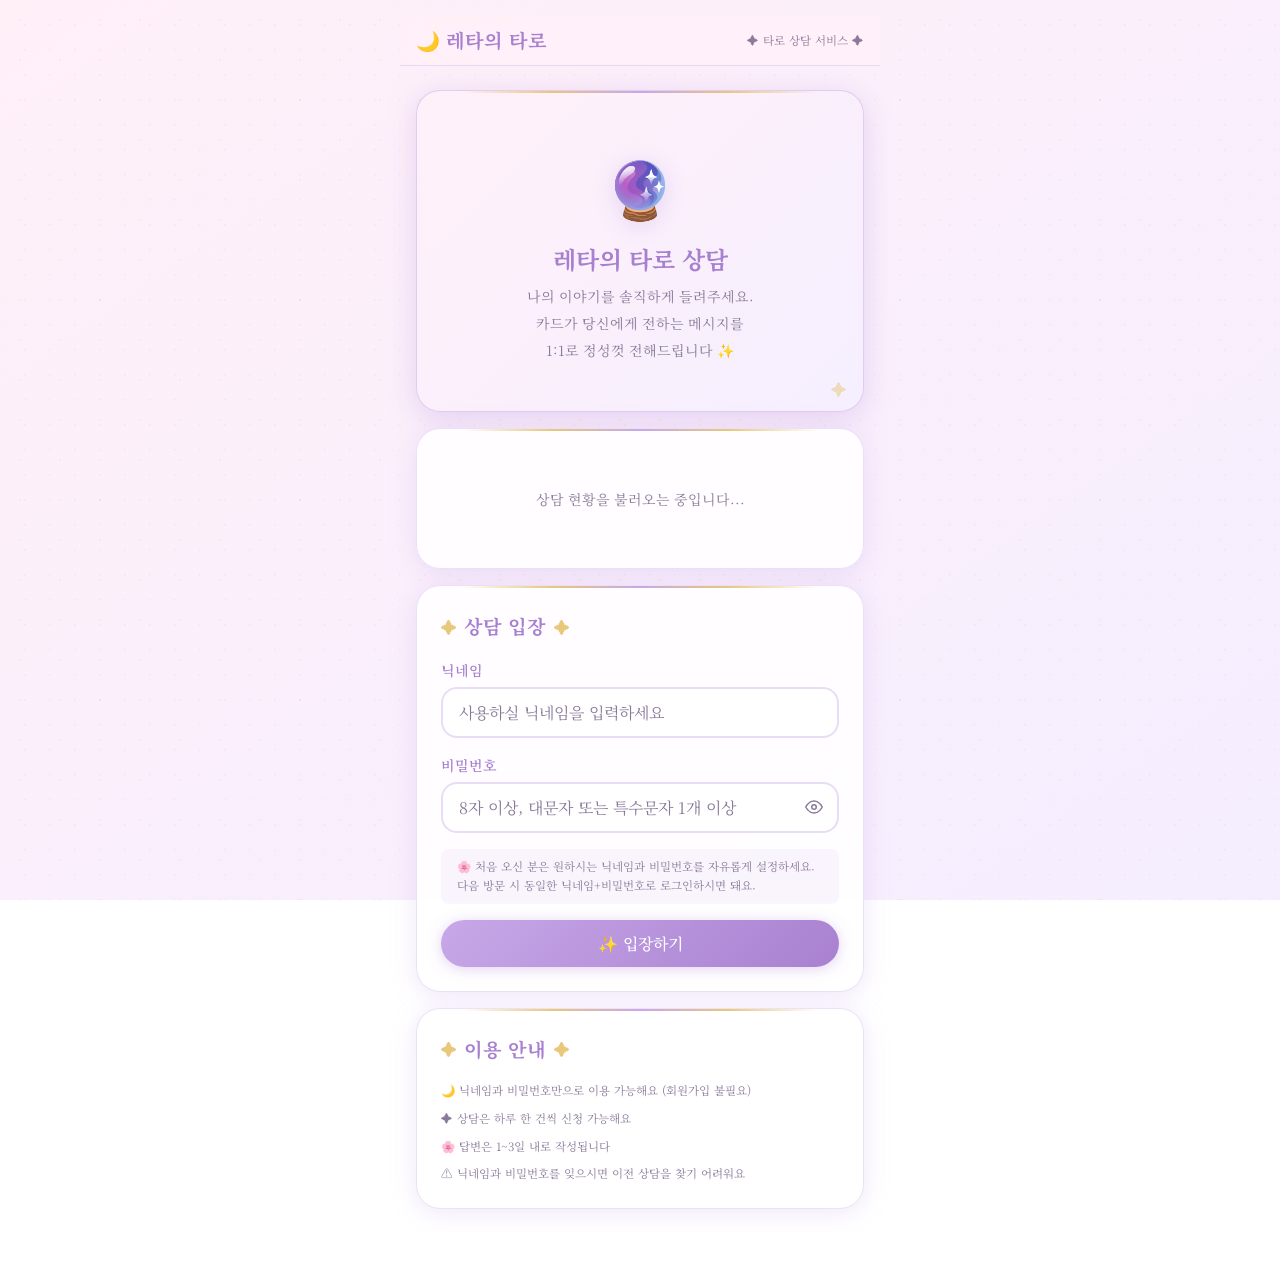
<file: index.html>
<!DOCTYPE html>
<html lang="ko">
<head>
  <meta charset="UTF-8">
  <meta name="viewport" content="width=device-width, initial-scale=1.0">
  <meta name="description" content="레타의 타로 상담 - 나의 이야기를 들려주세요">
  <title>레타의 타로 상담 🌙</title>
  <link rel="preconnect" href="https://fonts.googleapis.com">
  <link rel="preconnect" href="https://fonts.gstatic.com" crossorigin>
  <link href="https://fonts.googleapis.com/css2?family=Noto+Serif+KR:wght@300;400;500;600;700&display=swap" rel="stylesheet">
  <link rel="stylesheet" href="css/style.css">
</head>
<body>
  <div class="page-wrapper">

    <!-- 헤더 -->
    <header class="site-header">
      <span class="site-header__logo">🌙 레타의 타로</span>
      <span class="site-header__sub">✦ 타로 상담 서비스 ✦</span>
    </header>

    <!-- 히어로 섹션 -->
    <div class="card card--magical" style="animation-delay: 0s;">
      <div class="hero">
        <span class="hero__icon">🔮</span>
        <h1 class="hero__title">레타의 타로 상담</h1>
        <p class="hero__desc">나의 이야기를 솔직하게 들려주세요.
카드가 당신에게 전하는 메시지를
1:1로 정성껏 전해드립니다 ✨</p>
      </div>
    </div>

    <!-- 잔여 상담 수 -->
    <div class="card" style="animation-delay: 0.08s;" id="slot-card">
      <div class="slot-counter" id="slot-display">
        <div class="loading-screen" style="padding: var(--sp-md) 0;">
          <div class="spinner"></div>
        </div>
      </div>
    </div>

    <!-- 로그인 카드 -->
    <div class="card" style="animation-delay: 0.16s;">
      <div class="card__title">상담 입장</div>

      <form id="login-form" novalidate>
        <div class="form-group">
          <label class="label" for="nickname">닉네임</label>
          <input
            class="input"
            type="text"
            id="nickname"
            placeholder="사용하실 닉네임을 입력하세요"
            maxlength="20"
            autocomplete="off"
            autocapitalize="off"
          >
          <span class="error-msg hidden" id="nickname-error"></span>
          <span class="info-msg hidden" id="nickname-info"></span>
        </div>

        <div class="form-group">
          <label class="label" for="password">비밀번호</label>
          <div class="pw-wrap">
            <input
              class="input"
              type="password"
              id="password"
              placeholder="8자 이상, 대문자 또는 특수문자 1개 이상"
              maxlength="30"
              autocomplete="current-password"
            >
            <button type="button" class="btn-pw-toggle" id="pw-toggle" aria-label="비밀번호 표시/숨기기">
              <svg id="pw-icon" xmlns="http://www.w3.org/2000/svg" width="18" height="18" viewBox="0 0 24 24" fill="none" stroke="currentColor" stroke-width="2" stroke-linecap="round" stroke-linejoin="round"><path d="M1 12s4-8 11-8 11 8 11 8-4 8-11 8-11-8-11-8z"/><circle cx="12" cy="12" r="3"/></svg>
            </button>
          </div>
          <span class="error-msg hidden" id="password-error"></span>
        </div>

        <p class="hint mb-md" style="background: rgba(200,168,232,0.1); border-radius: var(--radius-sm); padding: var(--sp-sm) var(--sp-md);">
          🌸 처음 오신 분은 원하시는 닉네임과 비밀번호를 자유롭게 설정하세요.<br>
          다음 방문 시 동일한 닉네임+비밀번호로 로그인하시면 돼요.
        </p>

        <span class="error-msg hidden" id="form-error"></span>

        <button type="submit" class="btn btn--primary btn--full" id="login-btn">
          ✨ 입장하기
        </button>
      </form>
    </div>

    <!-- 안내 카드 -->
    <div class="card" style="animation-delay: 0.24s;">
      <div class="card__title">이용 안내</div>
      <ul style="list-style: none; padding: 0; display: flex; flex-direction: column; gap: var(--sp-sm);">
        <li class="hint">🌙 닉네임과 비밀번호만으로 이용 가능해요 (회원가입 불필요)</li>
        <li class="hint">✦ 상담은 하루 한 건씩 신청 가능해요</li>
        <li class="hint">🌸 답변은 1~3일 내로 작성됩니다</li>
        <li class="hint">⚠️ 닉네임과 비밀번호를 잊으시면 이전 상담을 찾기 어려워요</li>
      </ul>
    </div>

  </div>

  <script src="js/config.js"></script>
  <script src="js/api.js"></script>
  <script src="js/index.js"></script>
</body>
</html>
</file>
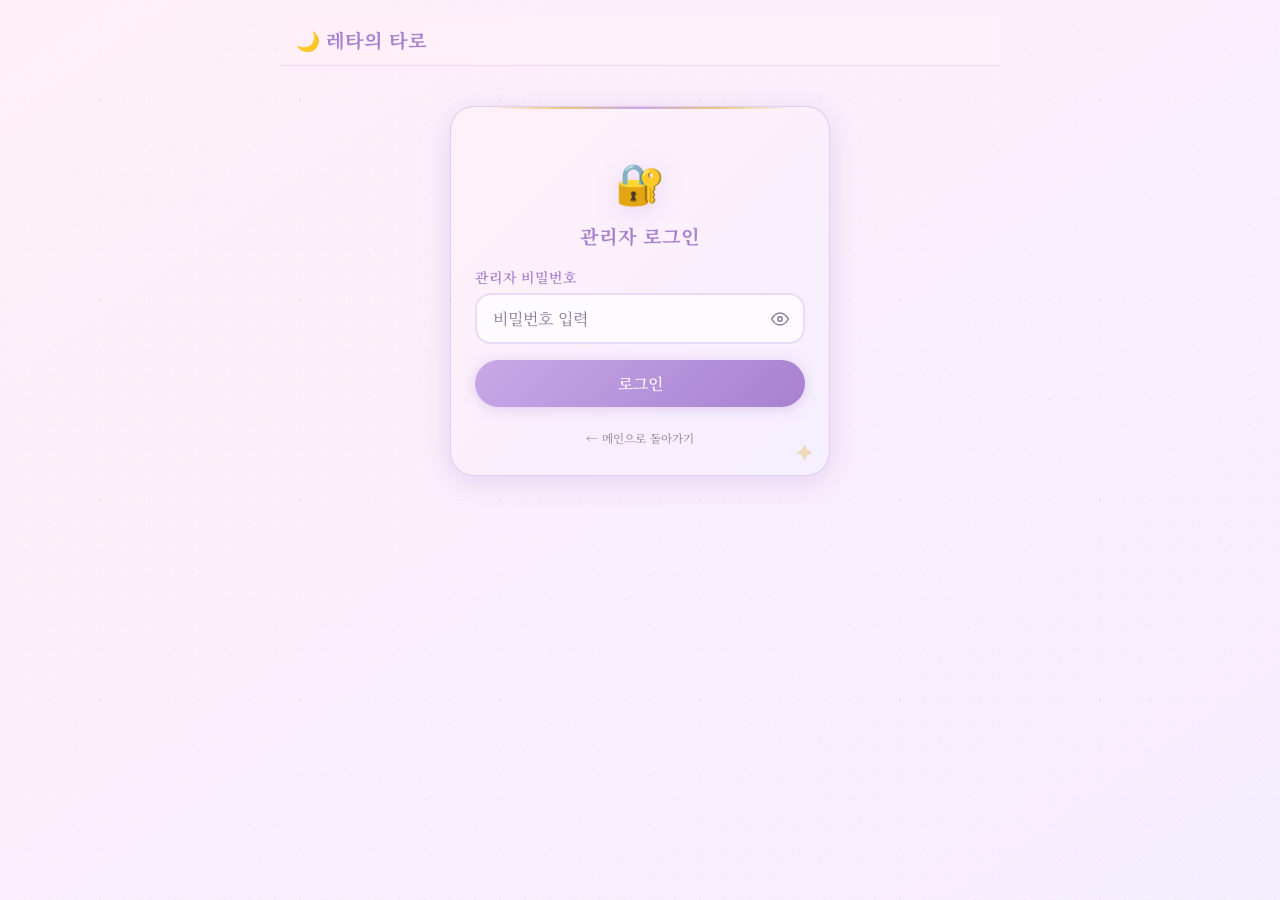
<file: admin-settings.html>
<!DOCTYPE html>
<html lang="ko">
<head>
  <meta charset="UTF-8">
  <meta name="viewport" content="width=device-width, initial-scale=1.0">
  <title>관리자 설정 ✦ 레타의 타로</title>
  <link rel="preconnect" href="https://fonts.googleapis.com">
  <link rel="preconnect" href="https://fonts.gstatic.com" crossorigin>
  <link href="https://fonts.googleapis.com/css2?family=Noto+Serif+KR:wght@300;400;500;600;700&display=swap" rel="stylesheet">
  <link rel="stylesheet" href="css/style.css">
</head>
<body>
  <div class="page-wrapper">

    <!-- 헤더 -->
    <header class="site-header">
      <a href="admin.html" class="site-header__logo">← 관리자 콘솔</a>
      <span class="site-header__sub">⚙️ 설정</span>
    </header>

    <!-- 콘텐츠 -->
    <div id="settings-content">
      <div class="loading-screen">
        <div class="spinner"></div>
        <p>불러오는 중...</p>
      </div>
    </div>

  </div>

  <script src="js/config.js"></script>
  <script src="js/api.js"></script>
  <script src="js/admin-settings.js"></script>
</body>
</html>
</file>
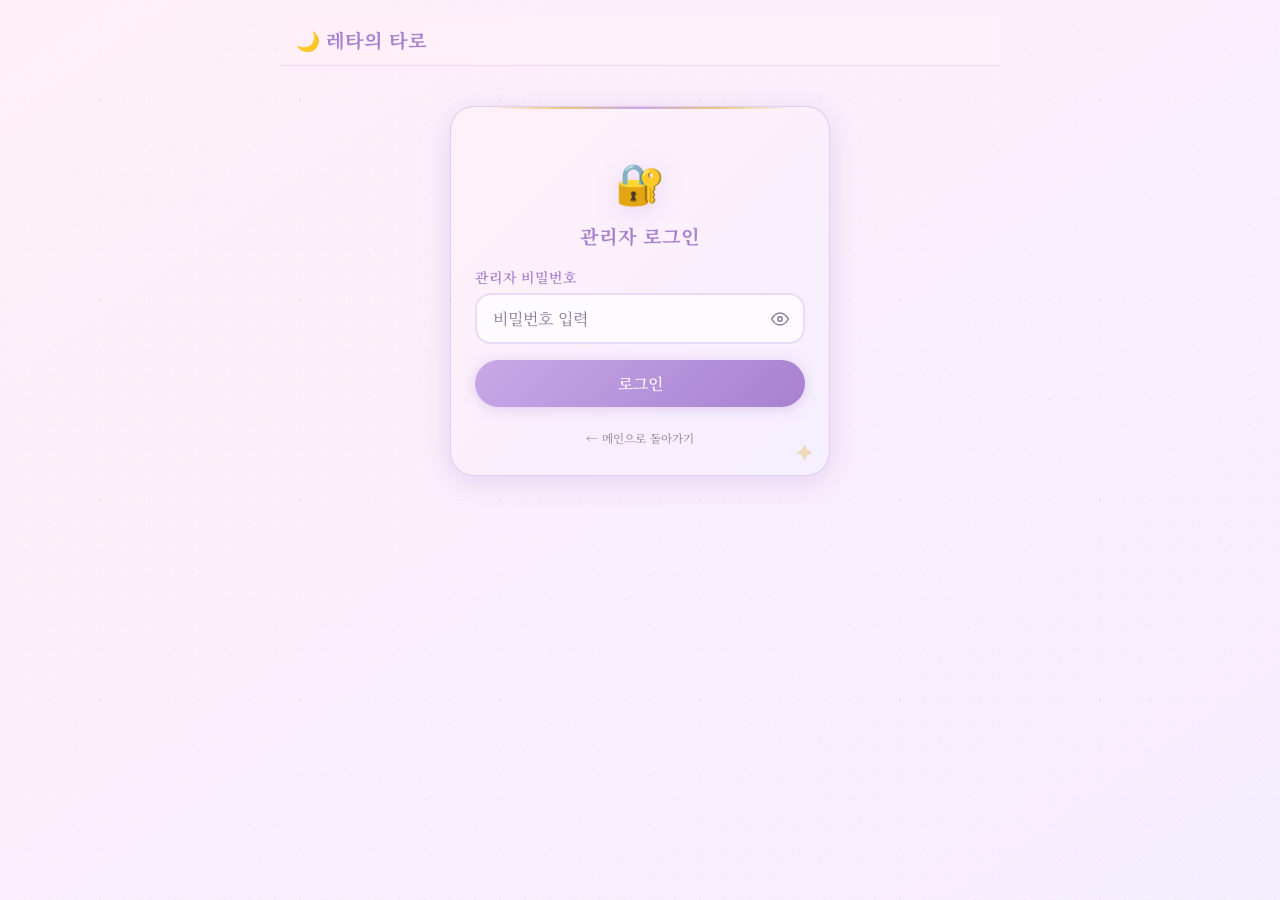
<file: admin.html>
<!DOCTYPE html>
<html lang="ko">
<head>
  <meta charset="UTF-8">
  <meta name="viewport" content="width=device-width, initial-scale=1.0">
  <title>관리자 콘솔 ✦ 레타의 타로</title>
  <link rel="preconnect" href="https://fonts.googleapis.com">
  <link rel="preconnect" href="https://fonts.gstatic.com" crossorigin>
  <link href="https://fonts.googleapis.com/css2?family=Noto+Serif+KR:wght@300;400;500;600;700&display=swap" rel="stylesheet">
  <link rel="stylesheet" href="css/style.css">
</head>
<body>
  <div class="page-wrapper page-wrapper--wide">

    <!-- 헤더 -->
    <header class="site-header">
      <span class="site-header__logo">🌙 레타의 타로</span>
      <div class="site-header__right" id="admin-header-actions" style="display:none;">
        <a href="admin-settings.html" class="btn btn--ghost btn--sm">⚙️ 설정</a>
        <button class="btn btn--ghost btn--sm" id="admin-logout-btn">로그아웃</button>
      </div>
    </header>

    <!-- 로그인 섹션 -->
    <div id="login-section">
      <div class="card card--magical" style="max-width:380px; margin:var(--sp-xl) auto 0;">
        <div class="hero" style="padding:var(--sp-md) 0 var(--sp-sm);">
          <span class="hero__icon" style="font-size:2.5rem;">🔐</span>
          <h1 class="hero__title" style="font-size:var(--fs-lg);">관리자 로그인</h1>
        </div>
        <div class="form-group">
          <label class="label" for="admin-password">관리자 비밀번호</label>
          <div class="pw-wrap">
            <input class="input" type="password" id="admin-password" placeholder="비밀번호 입력" autocomplete="current-password">
            <button type="button" class="btn-pw-toggle" id="admin-pw-toggle" aria-label="비밀번호 표시/숨기기">
              <svg id="admin-pw-icon" xmlns="http://www.w3.org/2000/svg" width="18" height="18" viewBox="0 0 24 24" fill="none" stroke="currentColor" stroke-width="2" stroke-linecap="round" stroke-linejoin="round"><path d="M1 12s4-8 11-8 11 8 11 8-4 8-11 8-11-8-11-8z"/><circle cx="12" cy="12" r="3"/></svg>
            </button>
          </div>
          <span class="error-msg hidden" id="admin-pw-error"></span>
        </div>
        <button class="btn btn--primary btn--full" id="admin-login-btn">로그인</button>
        <div class="text-center mt-md">
          <a href="index.html" class="hint" style="font-size:var(--fs-xs);">← 메인으로 돌아가기</a>
        </div>
      </div>
    </div>

    <!-- 메인 관리자 섹션 (로그인 후 표시) -->
    <div id="admin-section" style="display:none;">

      <!-- 요약 바 -->
      <div class="card" style="padding:var(--sp-md);">
        <div class="flex-between" style="flex-wrap:wrap; gap:var(--sp-sm);">
          <div id="stats-summary" class="hint">로딩 중...</div>
          <button class="btn btn--ghost btn--sm" id="refresh-btn">🔄 새로고침</button>
        </div>
      </div>

      <!-- 탭 필터 -->
      <div class="tab-bar" id="tab-bar">
        <button class="tab-btn is-active" data-status="all">전체</button>
        <button class="tab-btn" data-status="pending">⏳ 대기중</button>
        <button class="tab-btn" data-status="answered">✅ 완료</button>
        <button class="tab-btn" data-status="rejected">🌙 거절</button>
      </div>

      <!-- 상담 목록 -->
      <div id="consultation-list"></div>

    </div>

  </div>

  <script src="js/config.js"></script>
  <script src="js/api.js"></script>
  <script src="js/admin.js"></script>
</body>
</html>
</file>
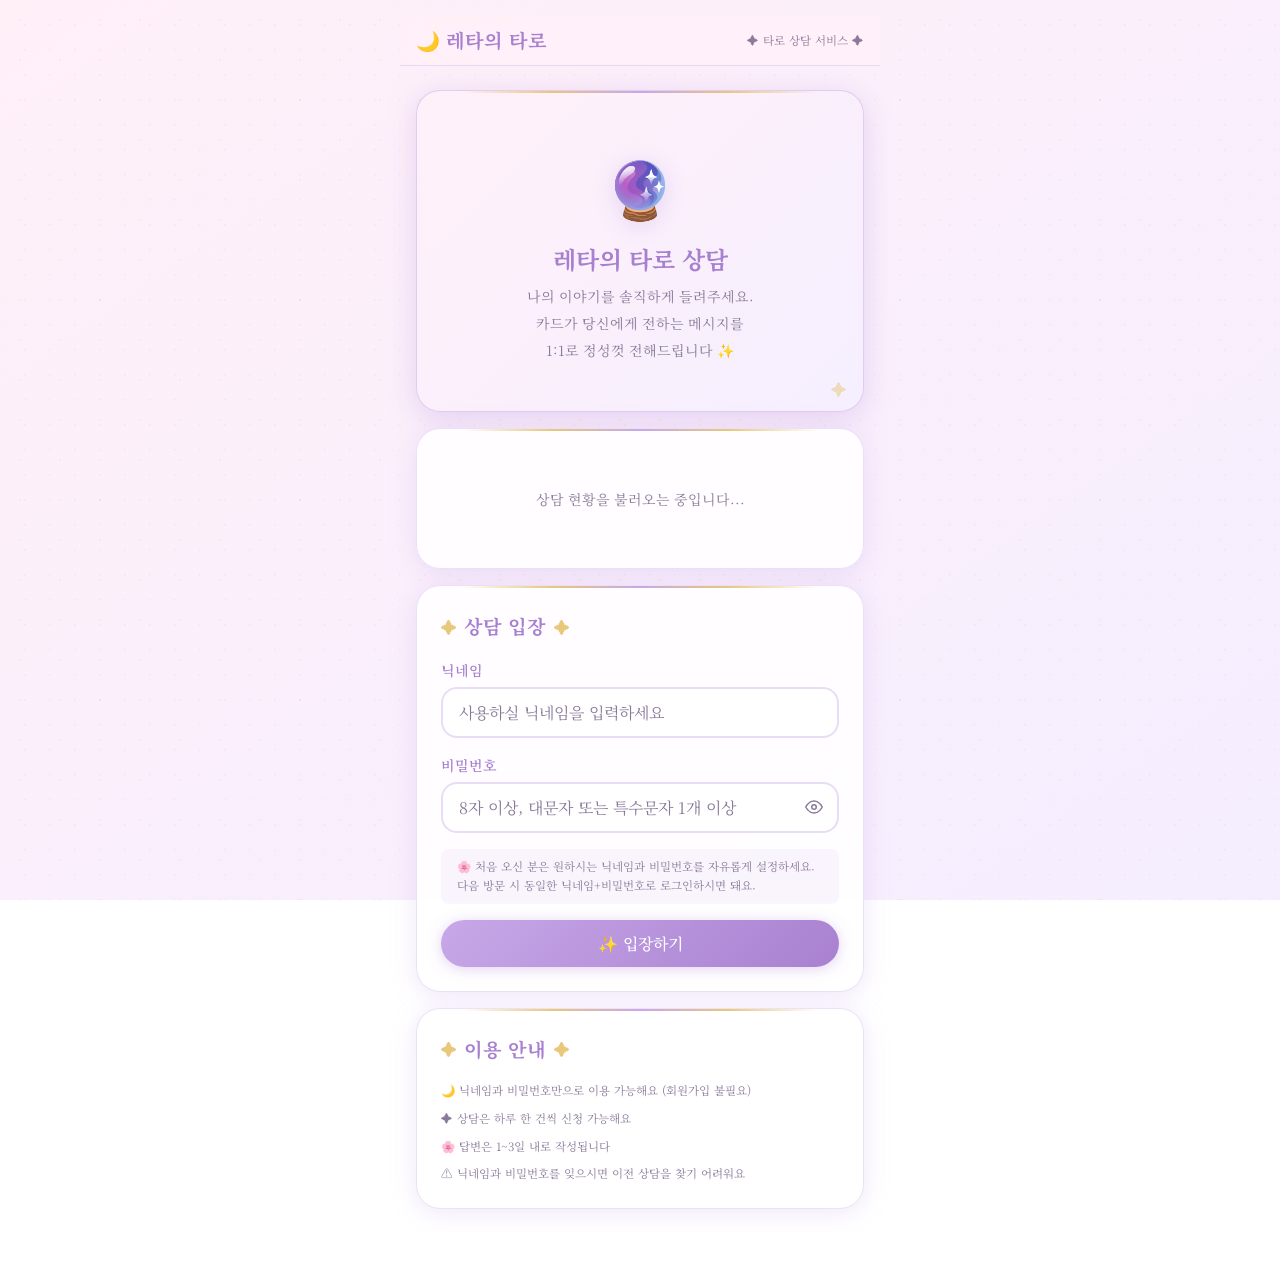
<file: my.html>
<!DOCTYPE html>
<html lang="ko">
<head>
  <meta charset="UTF-8">
  <meta name="viewport" content="width=device-width, initial-scale=1.0">
  <meta name="description" content="나의 타로 상담">
  <title>나의 상담 🌸 레타의 타로</title>
  <link rel="preconnect" href="https://fonts.googleapis.com">
  <link rel="preconnect" href="https://fonts.gstatic.com" crossorigin>
  <link href="https://fonts.googleapis.com/css2?family=Noto+Serif+KR:wght@300;400;500;600;700&display=swap" rel="stylesheet">
  <link rel="stylesheet" href="css/style.css">
</head>
<body>
  <div class="page-wrapper">

    <!-- 헤더 -->
    <header class="site-header">
      <a href="index.html" class="site-header__logo">🌙 레타의 타로</a>
      <div class="site-header__right">
        <span class="site-header__sub" id="header-nickname"></span>
        <button class="btn btn--ghost btn--sm" id="logout-btn">로그아웃</button>
      </div>
    </header>

    <!-- 콘텐츠 영역 (JS로 동적 렌더링) -->
    <div id="main-content">
      <div class="loading-screen">
        <div class="spinner"></div>
        <p>불러오는 중...</p>
      </div>
    </div>

  </div>

  <script src="js/config.js"></script>
  <script src="js/api.js"></script>
  <script src="js/my.js"></script>
</body>
</html>
</file>
<file: css/style.css>
/* ================================================
   타로 상담 웹서비스 - 공통 스타일시트
   디자인: 파스텔 마법소녀 / 애니메 치비 스타일
   ================================================ */

@import url('https://fonts.googleapis.com/css2?family=Noto+Serif+KR:wght@300;400;500;600;700&display=swap');

/* ── CSS 변수 ── */
:root {
  /* 색상 */
  --bg-pink:        #FFF0F8;
  --bg-lavender:    #F5EEFF;
  --color-primary:  #C8A8E8;
  --color-primary-dark: #A880D0;
  --color-accent:   #FFB7D5;
  --color-accent-dark: #FF90BC;
  --color-blue:     #B8D8F8;
  --color-text:     #5A4A6A;
  --color-text-light: #8A7A9A;
  --color-gold:     #E8C87A;
  --color-gold-light: #F5E4A8;
  --color-card:     rgba(255, 255, 255, 0.88);
  --color-white:    #FFFFFF;
  --color-border:   rgba(200, 168, 232, 0.35);

  /* 상태 색상 */
  --color-pending:  #F5E4A8;
  --color-answered: #C8E8C0;
  --color-rejected: #F8C8D4;

  /* 그림자 */
  --shadow-card:   0 4px 24px rgba(200, 168, 232, 0.28);
  --shadow-btn:    0 2px 14px rgba(200, 168, 232, 0.5);
  --shadow-hover:  0 6px 28px rgba(200, 168, 232, 0.42);

  /* 보더 반경 */
  --radius-sm:   8px;
  --radius-md:   16px;
  --radius-lg:   24px;
  --radius-xl:   32px;
  --radius-pill: 999px;

  /* 간격 */
  --sp-xs:  4px;
  --sp-sm:  8px;
  --sp-md:  16px;
  --sp-lg:  24px;
  --sp-xl:  40px;

  /* 폰트 */
  --font:        'Noto Serif KR', serif;
  --fs-xs:   0.72rem;
  --fs-sm:   0.875rem;
  --fs-base: 1rem;
  --fs-lg:   1.2rem;
  --fs-xl:   1.5rem;
  --fs-2xl:  2rem;
  --fs-3xl:  2.6rem;

  /* 트랜지션 */
  --tr-fast: 0.15s ease;
  --tr-base: 0.25s ease;
  --tr-slow: 0.4s ease;
}

/* ── 리셋 & 베이스 ── */
*, *::before, *::after {
  box-sizing: border-box;
  margin: 0;
  padding: 0;
}

html {
  scroll-behavior: smooth;
}

body {
  font-family: var(--font);
  color: var(--color-text);
  background: linear-gradient(145deg, var(--bg-pink) 0%, var(--bg-lavender) 100%);
  background-attachment: fixed;
  min-height: 100vh;
  line-height: 1.7;
  -webkit-font-smoothing: antialiased;
}

/* 별 패턴 배경 */
body::before {
  content: '';
  position: fixed;
  inset: 0;
  background-image:
    radial-gradient(circle, rgba(232,200,122,0.18) 1px, transparent 1px),
    radial-gradient(circle, rgba(200,168,232,0.12) 1px, transparent 1px);
  background-size: 40px 40px, 25px 25px;
  background-position: 0 0, 12px 12px;
  pointer-events: none;
  z-index: 0;
}

/* ── 레이아웃 래퍼 ── */
.page-wrapper {
  position: relative;
  z-index: 1;
  max-width: 480px;
  margin: 0 auto;
  padding: var(--sp-md);
  padding-bottom: var(--sp-xl);
}

.page-wrapper--wide {
  max-width: 720px;
}

/* ── 헤더 ── */
.site-header {
  position: sticky;
  top: 0;
  z-index: 100;
  background: rgba(255, 240, 248, 0.85);
  backdrop-filter: blur(14px);
  -webkit-backdrop-filter: blur(14px);
  border-bottom: 1px solid var(--color-border);
  padding: var(--sp-sm) var(--sp-md);
  margin: 0 calc(var(--sp-md) * -1) var(--sp-lg);
  display: flex;
  align-items: center;
  justify-content: space-between;
}

.site-header__logo {
  font-size: var(--fs-lg);
  font-weight: 700;
  color: var(--color-primary-dark);
  text-decoration: none;
  display: flex;
  align-items: center;
  gap: var(--sp-xs);
}

.site-header__sub {
  font-size: var(--fs-xs);
  color: var(--color-text-light);
}

.site-header__right {
  display: flex;
  align-items: center;
  gap: var(--sp-sm);
}

/* ── 카드 ── */
.card {
  background: var(--color-card);
  backdrop-filter: blur(10px);
  -webkit-backdrop-filter: blur(10px);
  border-radius: var(--radius-lg);
  border: 1px solid var(--color-border);
  box-shadow: var(--shadow-card);
  padding: var(--sp-lg);
  margin-bottom: var(--sp-md);
  animation: fadeInUp 0.4s ease both;
  position: relative;
  overflow: hidden;
}

/* 카드 상단 황금 라인 */
.card::before {
  content: '';
  position: absolute;
  top: 0;
  left: 10%;
  right: 10%;
  height: 2px;
  background: linear-gradient(90deg, transparent, var(--color-gold), var(--color-primary), var(--color-gold), transparent);
  border-radius: 0 0 4px 4px;
}

/* 마법 카드 (히어로용) */
.card--magical {
  background: linear-gradient(135deg, rgba(255,240,248,0.95) 0%, rgba(245,238,255,0.95) 100%);
  border-color: rgba(200, 168, 232, 0.5);
  box-shadow: var(--shadow-hover);
}

/* 코너 별 장식 */
.card--magical::after {
  content: '✦';
  position: absolute;
  bottom: var(--sp-sm);
  right: var(--sp-md);
  color: var(--color-gold);
  font-size: 1rem;
  opacity: 0.5;
  animation: sparkle 3s ease infinite;
}

.card--glow {
  box-shadow: 0 0 0 2px rgba(200,168,232,0.3), var(--shadow-hover);
}

/* 카드 제목 */
.card__title {
  font-size: var(--fs-lg);
  font-weight: 700;
  color: var(--color-primary-dark);
  margin-bottom: var(--sp-md);
  display: flex;
  align-items: center;
  gap: var(--sp-sm);
}

.card__title::before,
.card__title::after {
  content: '✦';
  color: var(--color-gold);
  font-size: 0.8em;
  flex-shrink: 0;
}

/* ── 버튼 ── */
.btn {
  display: inline-flex;
  align-items: center;
  justify-content: center;
  gap: var(--sp-sm);
  padding: 12px 24px;
  border-radius: var(--radius-pill);
  border: none;
  font-family: var(--font);
  font-size: var(--fs-base);
  font-weight: 500;
  cursor: pointer;
  transition: all var(--tr-base);
  text-decoration: none;
  white-space: nowrap;
  -webkit-tap-highlight-color: transparent;
}

.btn:disabled {
  opacity: 0.55;
  cursor: not-allowed;
  transform: none !important;
  box-shadow: none !important;
}

.btn--primary {
  background: linear-gradient(135deg, var(--color-primary) 0%, var(--color-primary-dark) 100%);
  color: var(--color-white);
  box-shadow: var(--shadow-btn);
}

.btn--primary:hover:not(:disabled) {
  transform: translateY(-2px);
  box-shadow: var(--shadow-hover);
}

.btn--accent {
  background: linear-gradient(135deg, var(--color-accent) 0%, var(--color-accent-dark) 100%);
  color: var(--color-white);
  box-shadow: 0 2px 14px rgba(255,183,213,0.5);
}

.btn--accent:hover:not(:disabled) {
  transform: translateY(-2px);
  box-shadow: 0 6px 24px rgba(255,183,213,0.6);
}

.btn--secondary {
  background: transparent;
  color: var(--color-primary-dark);
  border: 2px solid var(--color-primary);
}

.btn--secondary:hover:not(:disabled) {
  background: rgba(200, 168, 232, 0.12);
  transform: translateY(-1px);
}

.btn--ghost {
  background: transparent;
  color: var(--color-text-light);
  font-size: var(--fs-sm);
  padding: 6px 14px;
}

.btn--ghost:hover:not(:disabled) {
  color: var(--color-primary-dark);
  background: rgba(200,168,232,0.1);
}

.btn--danger {
  background: rgba(248,100,100,0.1);
  color: #CC4444;
  border: 1.5px solid rgba(248,100,100,0.3);
}

.btn--danger:hover:not(:disabled) {
  background: rgba(248,100,100,0.2);
}

.btn--full {
  width: 100%;
}

.btn--sm {
  padding: 7px 16px;
  font-size: var(--fs-sm);
}

.btn--loading {
  pointer-events: none;
}

.btn--loading::after {
  content: '';
  width: 14px;
  height: 14px;
  border: 2px solid rgba(255,255,255,0.5);
  border-top-color: white;
  border-radius: 50%;
  animation: spin 0.7s linear infinite;
  margin-left: var(--sp-xs);
}

/* ── 입력 필드 ── */
.input,
.textarea {
  width: 100%;
  padding: 12px 16px;
  border-radius: var(--radius-md);
  border: 2px solid rgba(200, 168, 232, 0.4);
  background: rgba(255, 255, 255, 0.75);
  font-family: var(--font);
  font-size: var(--fs-base);
  color: var(--color-text);
  transition: border-color var(--tr-fast), box-shadow var(--tr-fast);
  outline: none;
}

.input:focus,
.textarea:focus {
  border-color: var(--color-primary);
  background: rgba(255,255,255,0.95);
  box-shadow: 0 0 0 3px rgba(200, 168, 232, 0.2);
}

.input::placeholder,
.textarea::placeholder {
  color: var(--color-text-light);
}

.textarea {
  resize: vertical;
  min-height: 130px;
  line-height: 1.8;
}

.input--error,
.textarea--error {
  border-color: #F87070;
}

/* ── 비밀번호 토글 래퍼 ── */
.pw-wrap {
  position: relative;
}
.pw-wrap .input {
  padding-right: 44px;
}
.btn-pw-toggle {
  position: absolute;
  right: 12px;
  top: 50%;
  transform: translateY(-50%);
  background: none;
  border: none;
  cursor: pointer;
  padding: 4px;
  color: var(--color-text-light);
  display: flex;
  align-items: center;
  transition: color var(--tr-fast);
}
.btn-pw-toggle:hover {
  color: var(--color-primary);
}

/* 라벨 */
.label {
  display: block;
  font-size: var(--fs-sm);
  font-weight: 600;
  color: var(--color-primary-dark);
  margin-bottom: var(--sp-xs);
}

/* 폼 그룹 */
.form-group {
  margin-bottom: var(--sp-md);
}

/* ── 배지 ── */
.badge {
  display: inline-flex;
  align-items: center;
  gap: 4px;
  padding: 3px 12px;
  border-radius: var(--radius-pill);
  font-size: var(--fs-xs);
  font-weight: 600;
  letter-spacing: 0.02em;
}

.badge--pending {
  background: var(--color-pending);
  color: #8A7020;
}

.badge--answered {
  background: var(--color-answered);
  color: #2A6A30;
}

.badge--rejected {
  background: var(--color-rejected);
  color: #8A3040;
}

/* ── 구분선 ── */
.divider {
  border: none;
  height: 1px;
  background: linear-gradient(90deg, transparent, var(--color-border), transparent);
  margin: var(--sp-md) 0;
}

.divider--magical {
  border: none;
  height: 1px;
  background: linear-gradient(90deg, transparent, var(--color-primary), var(--color-gold), var(--color-primary), transparent);
  margin: var(--sp-lg) 0;
  position: relative;
}

.divider--magical::after {
  content: '✦';
  position: absolute;
  top: 50%;
  left: 50%;
  transform: translate(-50%, -50%);
  background: var(--bg-pink);
  color: var(--color-gold);
  padding: 0 var(--sp-sm);
  font-size: 0.75rem;
}

/* ── 장식 텍스트 ── */
.ornament {
  color: var(--color-gold);
  letter-spacing: 0.15em;
  font-size: var(--fs-sm);
}

/* ── 슬롯 카운터 ── */
.slot-counter {
  text-align: center;
  padding: var(--sp-lg) var(--sp-md);
}

.slot-counter__label {
  font-size: var(--fs-sm);
  color: var(--color-text-light);
  margin-bottom: var(--sp-sm);
  letter-spacing: 0.05em;
}

.slot-counter__number {
  font-size: var(--fs-3xl);
  font-weight: 700;
  color: var(--color-gold);
  line-height: 1;
  text-shadow: 0 2px 12px rgba(232,200,122,0.4);
  display: block;
}

.slot-counter__total {
  font-size: var(--fs-lg);
  color: var(--color-text-light);
  margin-left: 2px;
}

.slot-counter__subtitle {
  font-size: var(--fs-sm);
  color: var(--color-text-light);
  margin-top: var(--sp-xs);
}

.slot-counter--closed .slot-counter__number {
  color: #C0B0C8;
}

/* ── 히어로 섹션 ── */
.hero {
  text-align: center;
  padding: var(--sp-lg) var(--sp-md);
}

.hero__icon {
  font-size: 3.5rem;
  display: block;
  margin-bottom: var(--sp-sm);
  animation: float 3.5s ease-in-out infinite;
  filter: drop-shadow(0 4px 12px rgba(200,168,232,0.4));
}

.hero__title {
  font-size: var(--fs-xl);
  font-weight: 700;
  color: var(--color-primary-dark);
  margin-bottom: var(--sp-sm);
  line-height: 1.4;
}

.hero__desc {
  font-size: var(--fs-sm);
  color: var(--color-text-light);
  line-height: 1.9;
  white-space: pre-line;
}

/* ── 모달 ── */
.modal-overlay {
  position: fixed;
  inset: 0;
  background: rgba(90, 74, 106, 0.55);
  backdrop-filter: blur(6px);
  -webkit-backdrop-filter: blur(6px);
  z-index: 1000;
  display: flex;
  align-items: center;
  justify-content: center;
  padding: var(--sp-md);
  opacity: 0;
  pointer-events: none;
  transition: opacity var(--tr-base);
}

.modal-overlay.is-open {
  opacity: 1;
  pointer-events: auto;
}

.modal-box {
  background: var(--color-card);
  border-radius: var(--radius-lg);
  border: 1px solid var(--color-border);
  box-shadow: 0 10px 40px rgba(90,74,106,0.3);
  padding: var(--sp-lg);
  width: 100%;
  max-width: 400px;
  transform: scale(0.95) translateY(10px);
  transition: transform var(--tr-base);
  position: relative;
  overflow: hidden;
}

.modal-box::before {
  content: '';
  position: absolute;
  top: 0;
  left: 10%;
  right: 10%;
  height: 2px;
  background: linear-gradient(90deg, transparent, var(--color-gold), var(--color-primary), var(--color-gold), transparent);
}

.modal-overlay.is-open .modal-box {
  transform: scale(1) translateY(0);
}

.modal-box__title {
  font-size: var(--fs-lg);
  font-weight: 700;
  color: var(--color-primary-dark);
  margin-bottom: var(--sp-md);
  text-align: center;
}

.modal-box__actions {
  display: flex;
  gap: var(--sp-sm);
  margin-top: var(--sp-lg);
}

.modal-box__actions .btn {
  flex: 1;
}

/* ── 토스트 ── */
.toast-container {
  position: fixed;
  bottom: var(--sp-lg);
  left: 50%;
  transform: translateX(-50%);
  z-index: 2000;
  display: flex;
  flex-direction: column;
  gap: var(--sp-sm);
  align-items: center;
  pointer-events: none;
}

.toast {
  background: rgba(90,74,106,0.92);
  color: white;
  padding: 10px 20px;
  border-radius: var(--radius-pill);
  font-size: var(--fs-sm);
  backdrop-filter: blur(8px);
  box-shadow: 0 4px 16px rgba(90,74,106,0.35);
  animation: fadeInUp 0.3s ease both;
  pointer-events: auto;
  max-width: 320px;
  text-align: center;
}

.toast--success {
  background: rgba(60,130,80,0.92);
}

.toast--error {
  background: rgba(180,50,60,0.92);
}

.toast--warning {
  background: rgba(160,120,30,0.92);
}

/* ── 로딩 스피너 ── */
.spinner {
  display: inline-block;
  width: 22px;
  height: 22px;
  border: 3px solid rgba(200,168,232,0.3);
  border-top-color: var(--color-primary);
  border-radius: 50%;
  animation: spin 0.7s linear infinite;
}

.loading-screen {
  text-align: center;
  padding: var(--sp-xl) var(--sp-md);
  color: var(--color-text-light);
}

.loading-screen .spinner {
  width: 36px;
  height: 36px;
  margin-bottom: var(--sp-md);
}

/* ── 상태 섹션 ── */
.status-section {
  text-align: center;
  padding: var(--sp-lg) var(--sp-md);
}

.status-icon {
  font-size: 3rem;
  display: block;
  margin-bottom: var(--sp-sm);
  animation: float 4s ease-in-out infinite;
}

.status-title {
  font-size: var(--fs-lg);
  font-weight: 700;
  color: var(--color-primary-dark);
  margin-bottom: var(--sp-sm);
}

.status-desc {
  font-size: var(--fs-sm);
  color: var(--color-text-light);
  line-height: 1.9;
  white-space: pre-line;
}

/* ── 상담 카드 (내용 표시) ── */
.story-card {
  background: rgba(245,238,255,0.6);
  border-radius: var(--radius-md);
  padding: var(--sp-md);
  font-size: var(--fs-sm);
  line-height: 1.9;
  color: var(--color-text);
  border-left: 3px solid var(--color-primary);
}

.answer-card {
  background: rgba(255,240,248,0.7);
  border-radius: var(--radius-md);
  padding: var(--sp-md);
  font-size: var(--fs-sm);
  line-height: 1.9;
  color: var(--color-text);
  border-left: 3px solid var(--color-accent);
}

.card-label {
  font-size: var(--fs-xs);
  font-weight: 700;
  letter-spacing: 0.08em;
  color: var(--color-text-light);
  margin-bottom: var(--sp-sm);
  display: flex;
  align-items: center;
  gap: var(--sp-xs);
}

/* ── 문자 카운터 ── */
.char-counter {
  text-align: right;
  font-size: var(--fs-xs);
  color: var(--color-text-light);
  margin-top: var(--sp-xs);
  transition: color var(--tr-fast);
}

.char-counter--warning {
  color: #CC8800;
}

.char-counter--error {
  color: #CC3333;
  font-weight: 600;
}

/* ── 체크박스 동의 ── */
.consent-box {
  background: rgba(245,238,255,0.5);
  border-radius: var(--radius-md);
  border: 1.5px solid var(--color-border);
  padding: var(--sp-md);
  margin-bottom: var(--sp-md);
}

.consent-text {
  font-size: var(--fs-sm);
  color: var(--color-text);
  line-height: 1.8;
  margin-bottom: var(--sp-md);
}

.consent-check {
  display: flex;
  align-items: flex-start;
  gap: var(--sp-sm);
  cursor: pointer;
}

.consent-check input[type="checkbox"] {
  width: 18px;
  height: 18px;
  accent-color: var(--color-primary);
  flex-shrink: 0;
  margin-top: 2px;
  cursor: pointer;
}

.consent-check__label {
  font-size: var(--fs-sm);
  font-weight: 600;
  color: var(--color-primary-dark);
  cursor: pointer;
}

/* ── 관리자 목록 아이템 ── */
.consult-item {
  background: var(--color-card);
  border-radius: var(--radius-md);
  border: 1px solid var(--color-border);
  border-left: 4px solid var(--color-primary);
  margin-bottom: var(--sp-sm);
  overflow: hidden;
  transition: box-shadow var(--tr-base), transform var(--tr-fast);
  animation: fadeInUp 0.35s ease both;
}

.consult-item:hover {
  box-shadow: var(--shadow-card);
  transform: translateY(-1px);
}

.consult-item--answered {
  border-left-color: #6EC880;
}

.consult-item--rejected {
  border-left-color: #F87090;
}

.consult-item__header {
  display: flex;
  align-items: center;
  gap: var(--sp-sm);
  padding: var(--sp-md);
  cursor: pointer;
  user-select: none;
}

.consult-item__name {
  font-weight: 700;
  color: var(--color-primary-dark);
  font-size: var(--fs-sm);
}

.consult-item__date {
  font-size: var(--fs-xs);
  color: var(--color-text-light);
  flex: 1;
}

.consult-item__preview {
  font-size: var(--fs-xs);
  color: var(--color-text-light);
  white-space: nowrap;
  overflow: hidden;
  text-overflow: ellipsis;
  max-width: 200px;
}

.consult-item__toggle {
  color: var(--color-text-light);
  font-size: 0.8rem;
  transition: transform var(--tr-base);
}

.consult-item.is-expanded .consult-item__toggle {
  transform: rotate(180deg);
}

.consult-item__body {
  display: none;
  padding: 0 var(--sp-md) var(--sp-md);
  border-top: 1px solid var(--color-border);
  padding-top: var(--sp-md);
}

.consult-item.is-expanded .consult-item__body {
  display: block;
}

.consult-item__actions {
  display: flex;
  gap: var(--sp-sm);
  margin-top: var(--sp-md);
  flex-wrap: wrap;
}

/* ── 탭 바 ── */
.tab-bar {
  display: flex;
  gap: var(--sp-xs);
  background: rgba(255,255,255,0.5);
  border-radius: var(--radius-pill);
  padding: 4px;
  margin-bottom: var(--sp-md);
  border: 1px solid var(--color-border);
}

.tab-btn {
  flex: 1;
  padding: 7px var(--sp-sm);
  border: none;
  background: transparent;
  border-radius: var(--radius-pill);
  font-family: var(--font);
  font-size: var(--fs-xs);
  color: var(--color-text-light);
  cursor: pointer;
  transition: all var(--tr-fast);
  white-space: nowrap;
}

.tab-btn.is-active {
  background: var(--color-primary);
  color: white;
  box-shadow: 0 2px 8px rgba(200,168,232,0.4);
}

/* ── 통계 그리드 ── */
.stats-grid {
  display: grid;
  grid-template-columns: 1fr 1fr;
  gap: var(--sp-sm);
  margin-top: var(--sp-md);
}

.stat-card {
  background: rgba(255,255,255,0.65);
  border-radius: var(--radius-md);
  border: 1px solid var(--color-border);
  padding: var(--sp-md);
  text-align: center;
}

.stat-card__value {
  font-size: var(--fs-2xl);
  font-weight: 700;
  color: var(--color-primary-dark);
  display: block;
  line-height: 1.2;
}

.stat-card__label {
  font-size: var(--fs-xs);
  color: var(--color-text-light);
  margin-top: 2px;
}

/* ── 한도 컨트롤 ── */
.limit-control {
  display: flex;
  align-items: center;
  justify-content: center;
  gap: var(--sp-md);
  margin: var(--sp-md) 0;
}

.limit-control__value {
  font-size: var(--fs-3xl);
  font-weight: 700;
  color: var(--color-gold);
  min-width: 80px;
  text-align: center;
  text-shadow: 0 2px 10px rgba(232,200,122,0.3);
}

.limit-control__btn {
  width: 44px;
  height: 44px;
  border-radius: 50%;
  border: 2px solid var(--color-primary);
  background: transparent;
  color: var(--color-primary-dark);
  font-size: var(--fs-xl);
  font-weight: 700;
  cursor: pointer;
  display: flex;
  align-items: center;
  justify-content: center;
  transition: all var(--tr-fast);
  font-family: var(--font);
}

.limit-control__btn:hover {
  background: var(--color-primary);
  color: white;
}

/* ── 토글 스위치 ── */
.toggle-row {
  display: flex;
  align-items: center;
  justify-content: space-between;
  padding: var(--sp-md) 0;
}

.toggle-label {
  font-weight: 600;
  color: var(--color-text);
}

.toggle-desc {
  font-size: var(--fs-xs);
  color: var(--color-text-light);
  margin-top: 2px;
}

.toggle-switch {
  position: relative;
  width: 52px;
  height: 28px;
  flex-shrink: 0;
}

.toggle-switch input {
  opacity: 0;
  width: 0;
  height: 0;
}

.toggle-switch__track {
  position: absolute;
  inset: 0;
  background: rgba(200,168,232,0.3);
  border-radius: var(--radius-pill);
  cursor: pointer;
  transition: background var(--tr-base);
}

.toggle-switch__track::after {
  content: '';
  position: absolute;
  width: 22px;
  height: 22px;
  background: white;
  border-radius: 50%;
  top: 3px;
  left: 3px;
  box-shadow: 0 2px 6px rgba(0,0,0,0.2);
  transition: transform var(--tr-base);
}

.toggle-switch input:checked + .toggle-switch__track {
  background: var(--color-primary);
}

.toggle-switch input:checked + .toggle-switch__track::after {
  transform: translateX(24px);
}

/* ── 빈 상태 ── */
.empty-state {
  text-align: center;
  padding: var(--sp-xl) var(--sp-md);
  color: var(--color-text-light);
}

.empty-state__icon {
  font-size: 2.5rem;
  display: block;
  margin-bottom: var(--sp-sm);
  opacity: 0.6;
}

.empty-state__text {
  font-size: var(--fs-sm);
}

/* ── 에러 텍스트 ── */
.error-msg {
  font-size: var(--fs-sm);
  color: #CC3344;
  margin-top: var(--sp-xs);
}

/* ── 안내 텍스트 (중복 닉네임 등 정보성 메시지) ── */
.info-msg {
  font-size: var(--fs-sm);
  color: #9070B0;
  margin-top: var(--sp-xs);
  display: block;
  line-height: 1.6;
}

/* ── 힌트 텍스트 ── */
.hint {
  font-size: var(--fs-xs);
  color: var(--color-text-light);
  line-height: 1.7;
}

/* ── 링크 ── */
a {
  color: var(--color-primary-dark);
  text-decoration: none;
}

a:hover {
  text-decoration: underline;
}

/* ── 날짜 표시 ── */
.meta-date {
  font-size: var(--fs-xs);
  color: var(--color-text-light);
}

/* ── 후기 섹션 ── */
.feedback-box {
  background: rgba(255,240,248,0.5);
  border-radius: var(--radius-md);
  border: 1.5px dashed var(--color-accent);
  padding: var(--sp-md);
}

.feedback-submitted {
  font-size: var(--fs-sm);
  color: var(--color-text);
  line-height: 1.8;
  font-style: italic;
}

/* ── 애니메이션 ── */
@keyframes float {
  0%, 100% { transform: translateY(0px); }
  50%       { transform: translateY(-8px); }
}

@keyframes fadeInUp {
  from { opacity: 0; transform: translateY(14px); }
  to   { opacity: 1; transform: translateY(0); }
}

@keyframes sparkle {
  0%, 100% { opacity: 0.5; transform: scale(1) rotate(0deg); }
  50%       { opacity: 1;   transform: scale(1.4) rotate(20deg); }
}

@keyframes spin {
  to { transform: rotate(360deg); }
}

@keyframes shimmer {
  0%   { background-position: -200% center; }
  100% { background-position:  200% center; }
}

@keyframes pulse {
  0%, 100% { opacity: 1; }
  50%       { opacity: 0.6; }
}

/* ── 반응형 ── */
@media (max-width: 360px) {
  .page-wrapper { padding: var(--sp-sm); }
  .card { padding: var(--sp-md); }
  .hero__title { font-size: var(--fs-lg); }
  .slot-counter__number { font-size: var(--fs-2xl); }
}

@media (min-width: 600px) {
  .modal-box { max-width: 480px; }
}

/* ── 유틸리티 ── */
.text-center { text-align: center; }
.text-gold { color: var(--color-gold); }
.text-primary { color: var(--color-primary-dark); }
.text-muted { color: var(--color-text-light); font-size: var(--fs-sm); }
.mt-sm { margin-top: var(--sp-sm); }
.mt-md { margin-top: var(--sp-md); }
.mt-lg { margin-top: var(--sp-lg); }
.mb-sm { margin-bottom: var(--sp-sm); }
.mb-md { margin-bottom: var(--sp-md); }
.flex-between { display: flex; align-items: center; justify-content: space-between; }
.flex-center { display: flex; align-items: center; justify-content: center; gap: var(--sp-sm); }
.hidden { display: none !important; }
</file>
